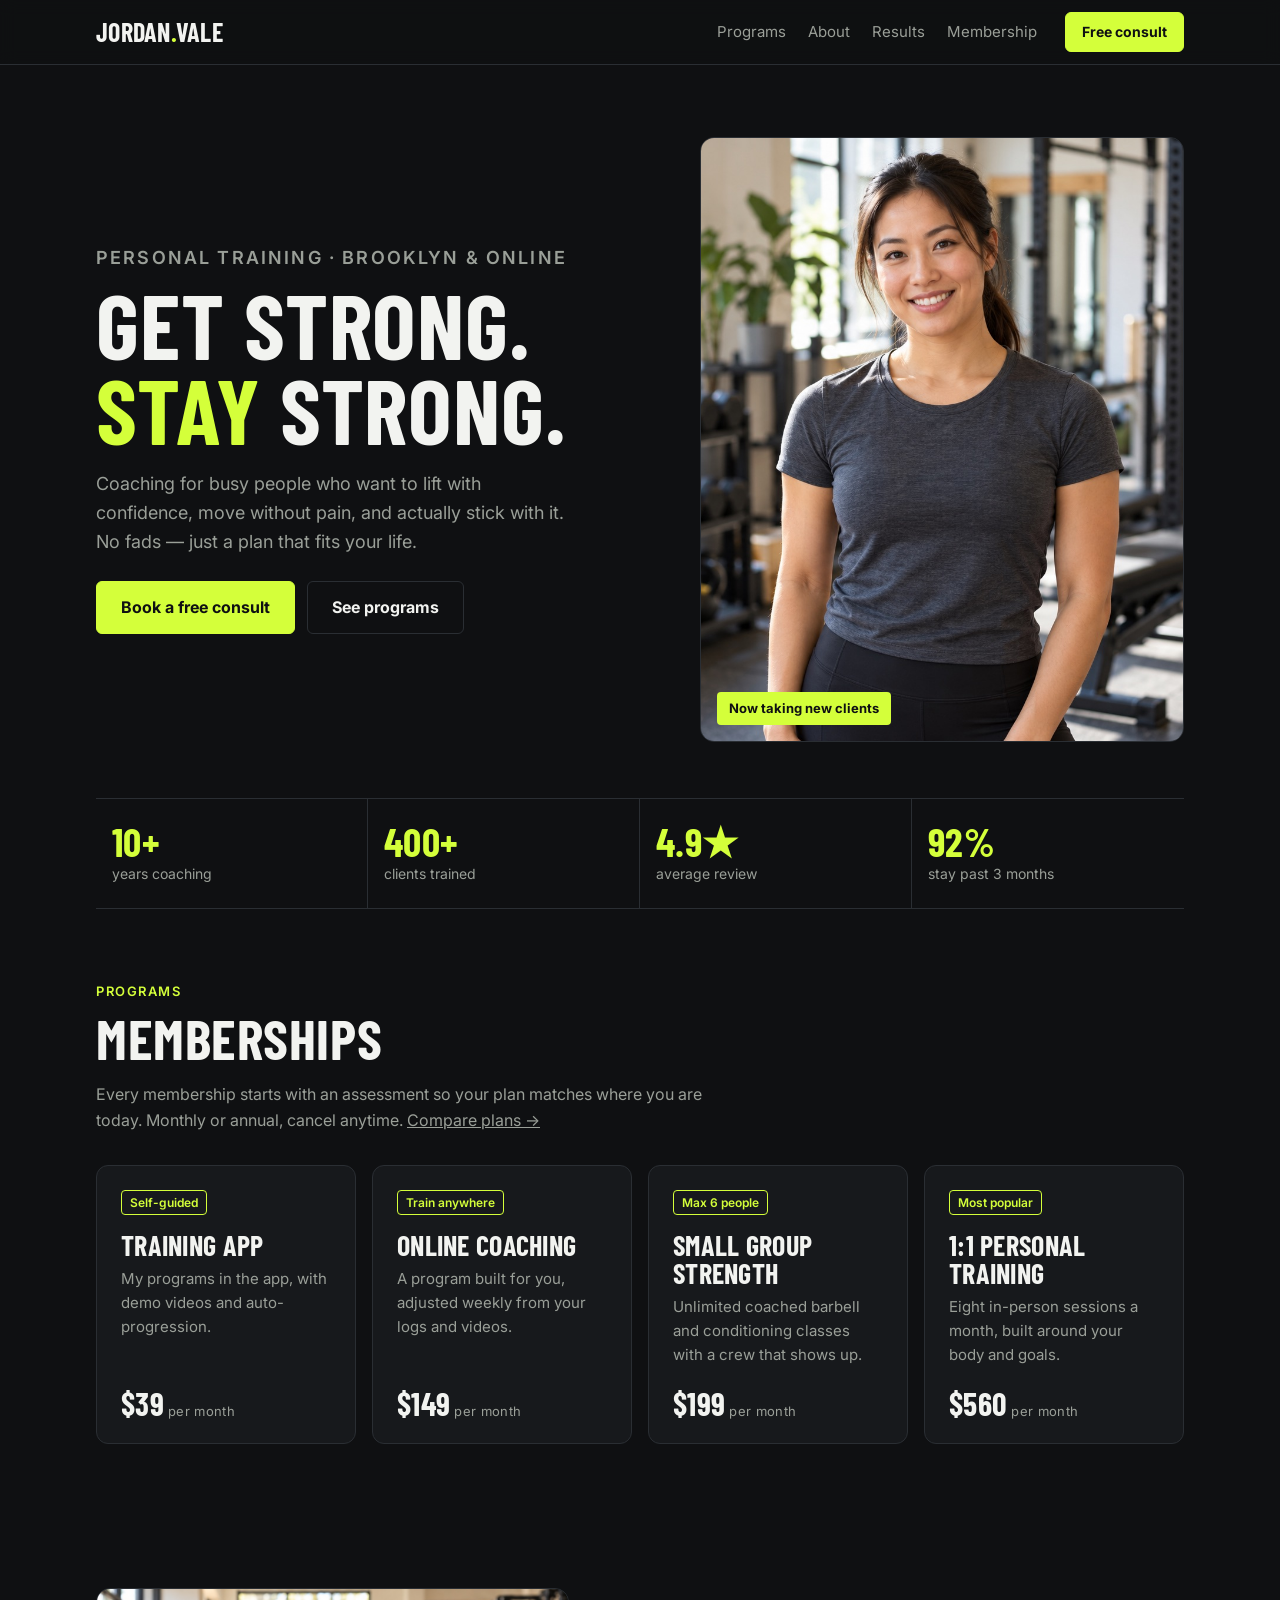
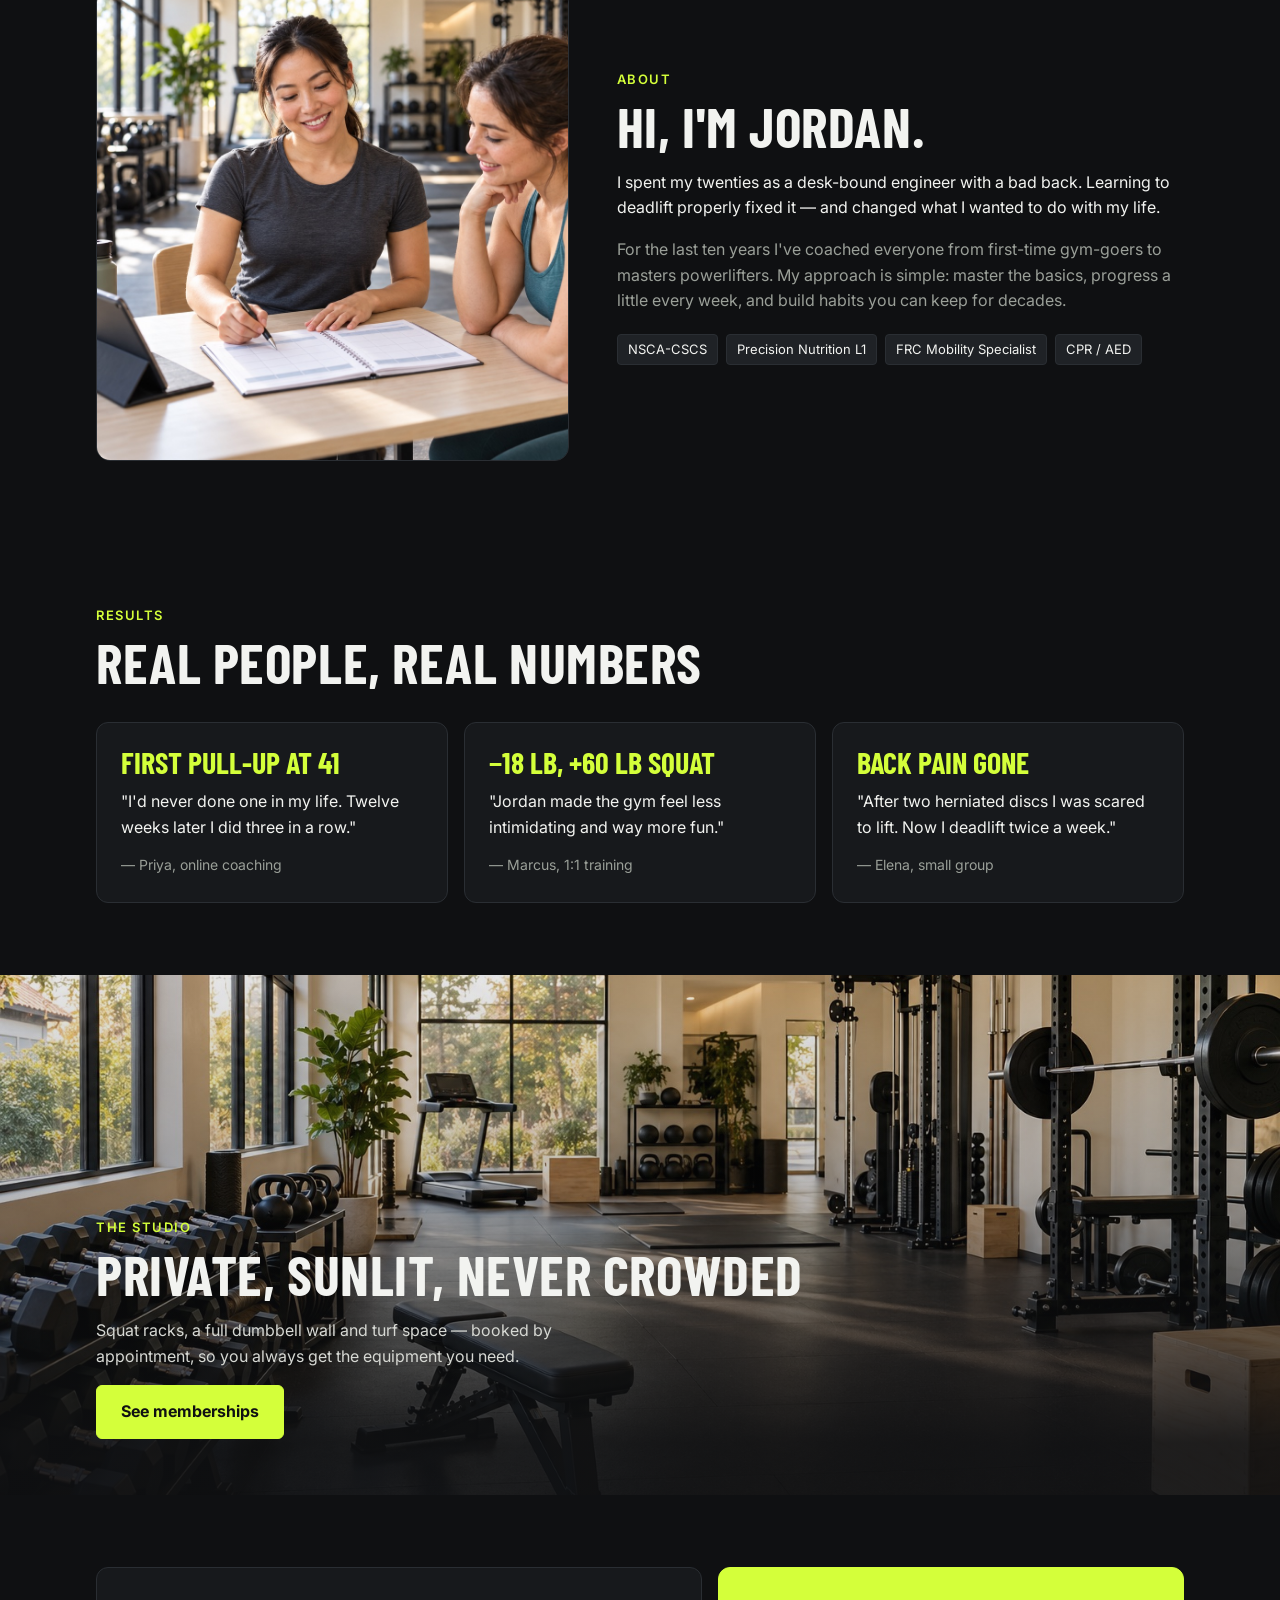
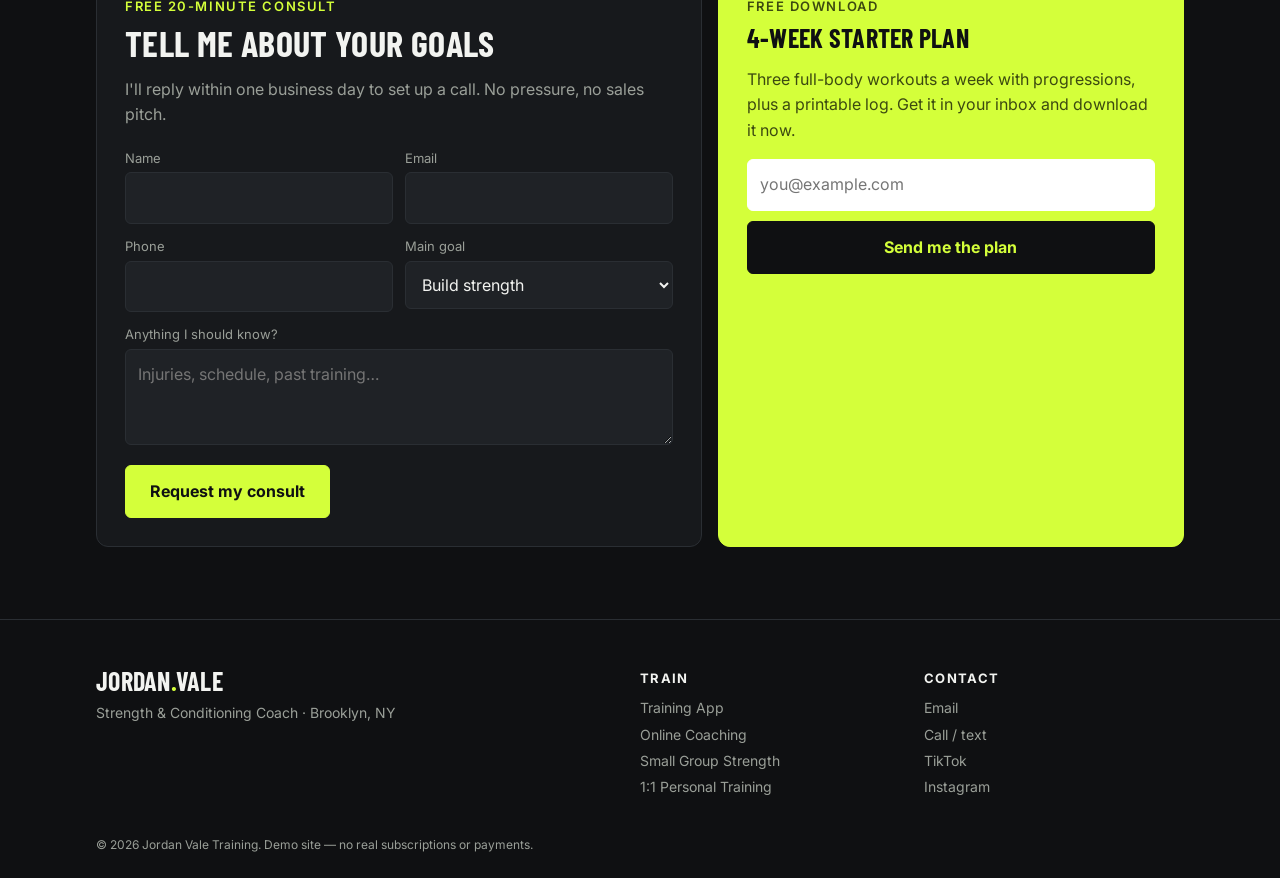
<file: index.html>
<!doctype html>
<html lang="en">
<head>
  <meta charset="utf-8">
  <meta name="viewport" content="width=device-width, initial-scale=1">
  <title>Jordan Vale — Strength &amp; Conditioning Coach, Brooklyn</title>
  <meta name="description" content="Personal training, online coaching and small group strength classes in Brooklyn, NY.">
  <link rel="preconnect" href="https://fonts.googleapis.com">
  <link rel="stylesheet" href="https://fonts.googleapis.com/css2?family=Barlow+Condensed:wght@700&family=Inter:wght@400;500;600;700&display=swap">
  <link rel="stylesheet" href="./assets/style.css">
  <script src="./assets/pixel.js"></script>
</head>
<body data-base="./">
<header id="site-header"></header>

<main>
  <div class="container hero">
    <div>
      <p class="eyebrow">Personal training · Brooklyn &amp; online</p>
      <h1>Get strong.<br><em>Stay</em> strong.</h1>
      <p>Coaching for busy people who want to lift with confidence, move without pain, and actually stick with it. No fads — just a plan that fits your life.</p>
      <div class="cta">
        <a class="btn" id="hero-consult" href="#consult">Book a free consult</a>
        <a class="btn ghost" id="hero-programs" href="#programs">See programs</a>
      </div>
    </div>
    <div class="hero-art">
      <img src="./assets/img/coach.jpg" alt="Jordan Vale smiling in the training studio" width="1536" height="1024" fetchpriority="high">
      <span class="chip">Now taking new clients</span>
    </div>
  </div>

  <div class="container">
    <div class="stats">
      <div class="stat"><b>10+</b><span>years coaching</span></div>
      <div class="stat"><b>400+</b><span>clients trained</span></div>
      <div class="stat"><b>4.9★</b><span>average review</span></div>
      <div class="stat"><b>92%</b><span>stay past 3 months</span></div>
    </div>
  </div>

  <section id="programs">
    <div class="container">
      <div class="section-head">
        <p class="eyebrow">Programs</p>
        <h2>Memberships</h2>
        <p class="muted">Every membership starts with an assessment so your plan matches where you are today. Monthly or annual, cancel anytime. <a href="./subscribe/" id="programs-compare">Compare plans →</a></p>
      </div>
      <div class="grid" id="program-grid"></div>
    </div>
  </section>

  <section id="about">
    <div class="container about">
      <div class="about-art">
        <img src="./assets/img/consult.jpg" alt="Jordan planning a training program with a client" width="1536" height="1024" loading="lazy">
      </div>
      <div>
        <p class="eyebrow">About</p>
        <h2 style="font-size:clamp(36px,5vw,56px);line-height:1;margin:0 0 16px">Hi, I'm Jordan.</h2>
        <p>I spent my twenties as a desk-bound engineer with a bad back. Learning to deadlift properly fixed it — and changed what I wanted to do with my life.</p>
        <p class="muted">For the last ten years I've coached everyone from first-time gym-goers to masters powerlifters. My approach is simple: master the basics, progress a little every week, and build habits you can keep for decades.</p>
        <ul class="creds">
          <li>NSCA-CSCS</li><li>Precision Nutrition L1</li><li>FRC Mobility Specialist</li><li>CPR / AED</li>
        </ul>
      </div>
    </div>
  </section>

  <section id="results">
    <div class="container">
      <div class="section-head">
        <p class="eyebrow">Results</p>
        <h2>Real people, real numbers</h2>
      </div>
      <div class="quotes">
        <div class="quote"><div class="win">First pull-up at 41</div><p>"I'd never done one in my life. Twelve weeks later I did three in a row."</p><cite>— Priya, online coaching</cite></div>
        <div class="quote"><div class="win">−18 lb, +60 lb squat</div><p>"Jordan made the gym feel less intimidating and way more fun."</p><cite>— Marcus, 1:1 training</cite></div>
        <div class="quote"><div class="win">Back pain gone</div><p>"After two herniated discs I was scared to lift. Now I deadlift twice a week."</p><cite>— Elena, small group</cite></div>
      </div>
    </div>
  </section>

  <section id="studio" class="studio">
    <img src="./assets/img/studio.jpg" alt="Sunlit training studio with squat racks, dumbbells and kettlebells" width="1536" height="1024" loading="lazy">
    <div class="container studio-copy">
      <p class="eyebrow">The studio</p>
      <h2>Private, sunlit, never crowded</h2>
      <p>Squat racks, a full dumbbell wall and turf space — booked by appointment, so you always get the equipment you need.</p>
      <a class="btn" id="studio-membership" href="./subscribe/">See memberships</a>
    </div>
  </section>

  <section id="consult">
    <div class="container split">
      <div class="panel">
        <p class="eyebrow">Free 20-minute consult</p>
        <h2>Tell me about your goals</h2>
        <p class="muted">I'll reply within one business day to set up a call. No pressure, no sales pitch.</p>
        <form id="consult-form">
          <div class="fields">
            <div><label for="c-name">Name</label><input id="c-name" autocomplete="name"></div>
            <div><label for="c-email">Email</label><input id="c-email" type="email" autocomplete="email"></div>
            <div><label for="c-phone">Phone</label><input id="c-phone" type="tel" autocomplete="tel"></div>
            <div><label for="c-goal">Main goal</label>
              <select id="c-goal">
                <option>Build strength</option><option>Lose fat</option><option>Move without pain</option><option>Sport performance</option><option>Not sure yet</option>
              </select>
            </div>
            <div class="full"><label for="c-msg">Anything I should know?</label><textarea id="c-msg" placeholder="Injuries, schedule, past training…"></textarea></div>
            <div class="full"><button class="btn" type="submit" id="consult-submit">Request my consult</button></div>
          </div>
        </form>
      </div>
      <div class="panel lime" id="guide">
        <p class="eyebrow" style="color:#3c4a10">Free download</p>
        <h3>4-week starter plan</h3>
        <p class="muted">Three full-body workouts a week with progressions, plus a printable log. Get it in your inbox and download it now.</p>
        <form id="guide-form" style="display:flex;flex-direction:column;gap:10px;margin-top:16px">
          <input type="email" id="guide-email" placeholder="you@example.com" aria-label="Email">
          <button class="btn" type="submit" id="guide-submit">Send me the plan</button>
        </form>
      </div>
    </div>
  </section>
</main>

<footer id="site-footer"></footer>

<script src="./assets/site.js"></script>
<script>
  document.getElementById('program-grid').innerHTML = PROGRAMS.map(function (p) {
    return '<a class="card" href="./program/?id=' + p.id + '" id="card-' + p.id + '">' +
      '<span class="tag">' + p.tag + '</span>' +
      '<h3>' + p.name + '</h3>' +
      '<p>' + p.short + '</p>' +
      '<div class="price">' + money(p.price) + '<small>' + p.unit + '</small></div></a>';
  }).join('');

  document.getElementById('hero-consult').addEventListener('click', function () {
    track('ClickButton', { description: 'hero_book_consult' });
  });

  document.getElementById('consult-form').addEventListener('submit', function (e) {
    e.preventDefault();
    var email = document.getElementById('c-email').value;
    var phone = document.getElementById('c-phone').value;
    identifyUser({ email: email, phone: phone });
    track('SubmitForm', { description: 'free_consult', content_name: document.getElementById('c-goal').value });
    this.innerHTML = '<div class="done"><h3>Got it — talk soon!</h3><p class="muted">I\'ll email you within one business day to find a time.</p></div>';
  });

  document.getElementById('guide-form').addEventListener('submit', function (e) {
    e.preventDefault();
    identifyUser({ email: document.getElementById('guide-email').value });
    track('SubmitForm', { description: 'starter_plan' });
    this.outerHTML = '<div class="done"><p><strong>Check your inbox.</strong> Or grab it right now:</p>' +
      '<a class="btn" id="guide-download" href="./assets/4-week-starter-plan.txt" download>Download the plan</a></div>';
    document.getElementById('guide-download').addEventListener('click', function () {
      track('Download', { content_id: 'starter-plan', content_name: '4-week starter plan' });
    });
  });
</script>
</body>
</html>
</file>
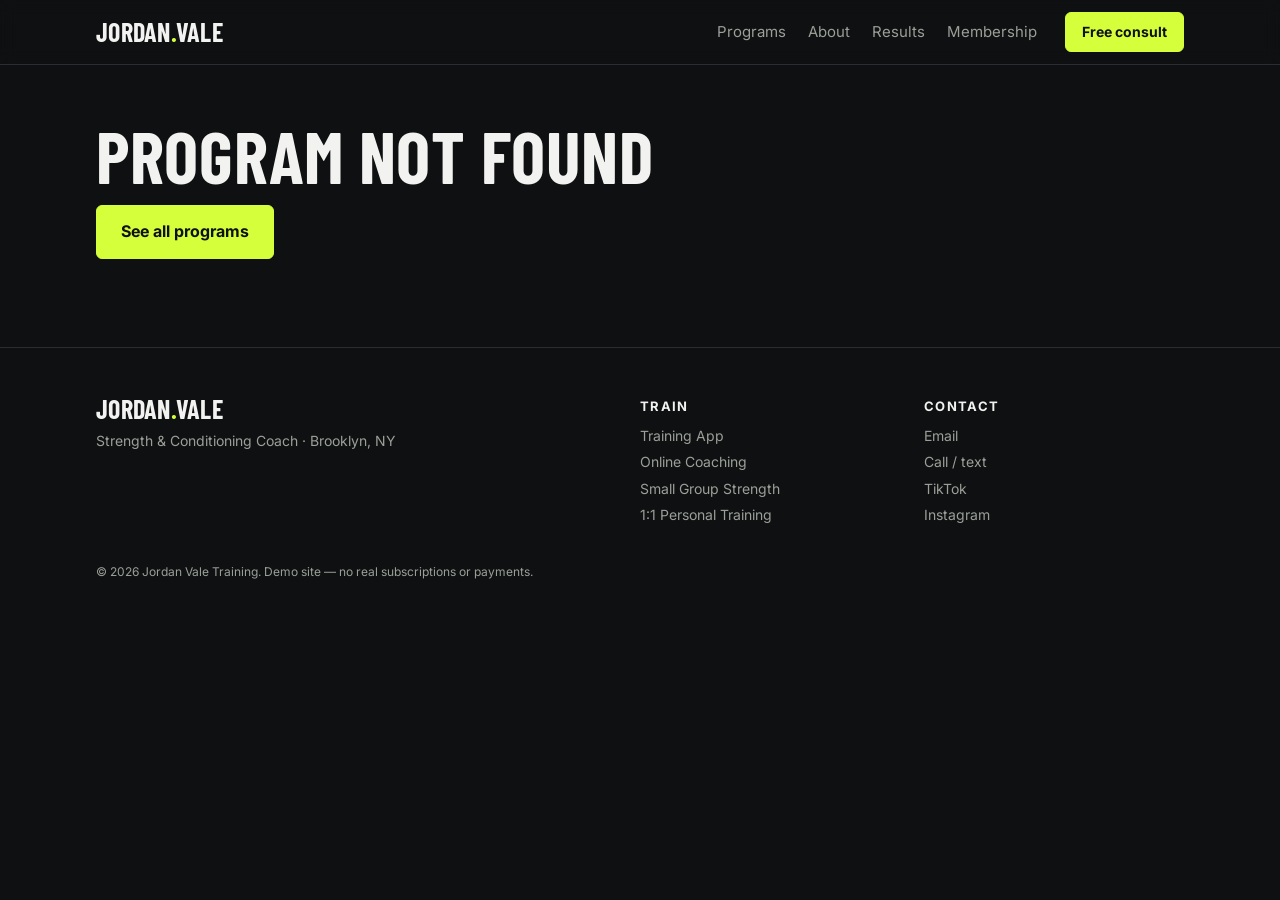
<file: program/index.html>
<!doctype html>
<html lang="en">
<head>
  <meta charset="utf-8">
  <meta name="viewport" content="width=device-width, initial-scale=1">
  <title>Program — Jordan Vale Training</title>
  <link rel="preconnect" href="https://fonts.googleapis.com">
  <link rel="stylesheet" href="https://fonts.googleapis.com/css2?family=Barlow+Condensed:wght@700&family=Inter:wght@400;500;600;700&display=swap">
  <link rel="stylesheet" href="../assets/style.css">
  <script src="../assets/pixel.js"></script>
</head>
<body data-base="../">
<header id="site-header"></header>

<main>
  <div class="container pdp" id="pdp"></div>
</main>

<footer id="site-footer"></footer>

<script src="../assets/site.js"></script>
<script>
  var p = findProgram(new URLSearchParams(location.search).get('id'));
  var el = document.getElementById('pdp');

  if (!p) {
    el.innerHTML = '<div><h1>Program not found</h1><p><a class="btn" href="../#programs">See all programs</a></p></div>';
  } else {
    document.title = p.name + ' — Jordan Vale Training';
    el.innerHTML =
      '<div>' +
      '  <p class="eyebrow">' + p.tag + '</p>' +
      '  <h1>' + p.name + '</h1>' +
      '  <p class="lead">' + p.details + '</p>' +
      '  <h3 style="font-size:24px;margin:32px 0 0">What\'s included</h3>' +
      '  <ul class="checklist">' + p.includes.map(function (i) { return '<li>' + i + '</li>'; }).join('') + '</ul>' +
      '  <p><strong>Best for:</strong> <span class="muted">' + p.best + '</span></p>' +
      '</div>' +
      '<div class="panel buy">' +
      '  <div class="muted">' + p.unit + ' · or ' + money(planPrice(p, 'annual')) + '/year</div>' +
      '  <div class="price">' + money(p.price) + '</div>' +
      '  <a class="btn block" id="subscribe-now" href="../subscribe/?plan=' + p.id + '">Subscribe</a>' +
      '  <a class="btn ghost block" style="margin-top:10px" id="ask-question" href="../#consult">Ask a question first</a>' +
      '  <button type="button" class="text-btn" id="save-program">Save for later</button>' +
      '</div>';

    track('ViewContent', pixelContents(p));

    document.getElementById('save-program').addEventListener('click', function () {
      track('AddToWishlist', pixelContents(p));
      toast('Saved ' + p.name);
    });
  }
</script>
</body>
</html>
</file>
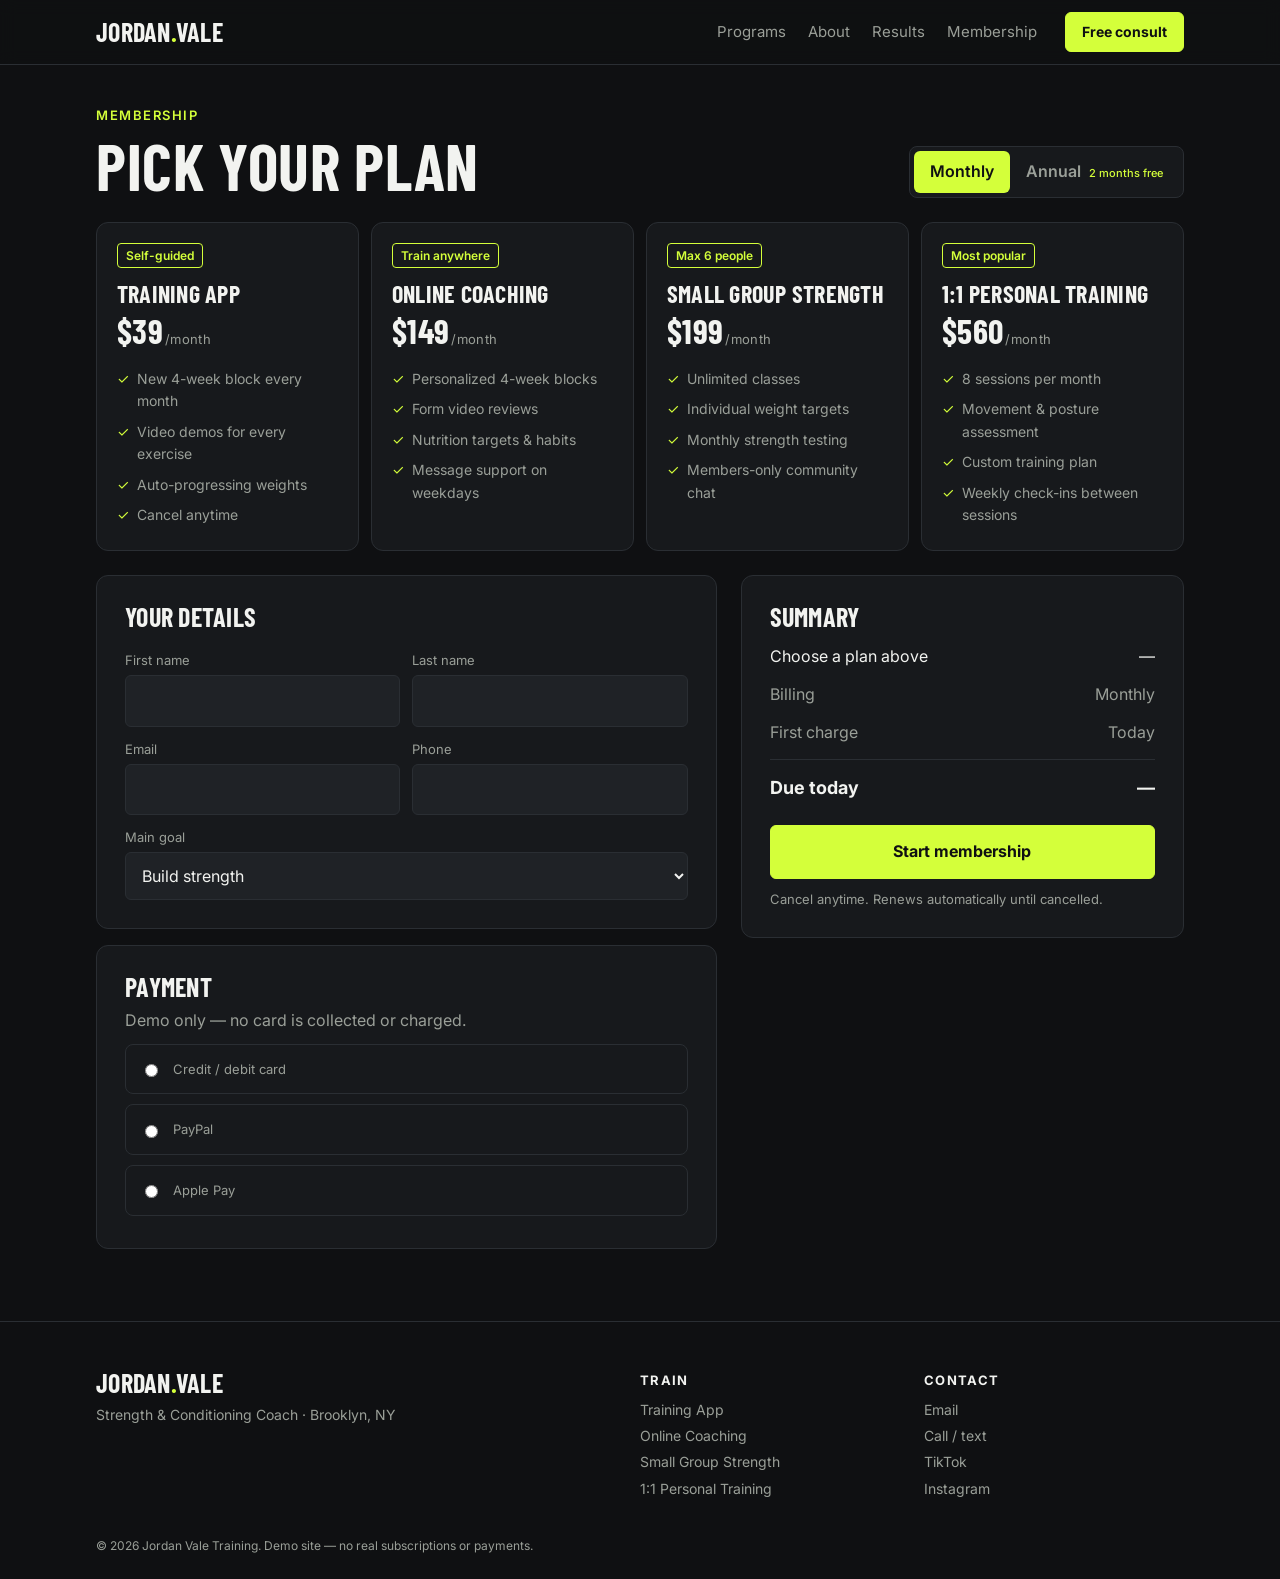
<file: subscribe/index.html>
<!doctype html>
<html lang="en">
<head>
  <meta charset="utf-8">
  <meta name="viewport" content="width=device-width, initial-scale=1">
  <title>Membership — Jordan Vale Training</title>
  <meta name="description" content="Monthly and annual training memberships: app, online coaching, small group and 1:1.">
  <link rel="preconnect" href="https://fonts.googleapis.com">
  <link rel="stylesheet" href="https://fonts.googleapis.com/css2?family=Barlow+Condensed:wght@700&family=Inter:wght@400;500;600;700&display=swap">
  <link rel="stylesheet" href="../assets/style.css">
  <script src="../assets/pixel.js"></script>
</head>
<body data-base="../">
<header id="site-header"></header>

<main class="container">
  <div class="sub-head">
    <div>
      <p class="eyebrow" style="margin-top:40px">Membership</p>
      <h1 class="page-title" style="margin-top:0">Pick your plan</h1>
    </div>
    <div class="billing" role="group" aria-label="Billing period">
      <button type="button" id="billing-monthly" data-billing="monthly" aria-pressed="true">Monthly</button>
      <button type="button" id="billing-annual" data-billing="annual" aria-pressed="false">Annual <small>2 months free</small></button>
    </div>
  </div>

  <div class="plans" id="plans"></div>

  <form class="two-col" id="subscribe-form" style="margin-top:24px">
    <div>
      <div class="panel"><h3>Your details</h3><div class="fields">
        <div><label for="s-first">First name</label><input id="s-first" autocomplete="given-name"></div>
        <div><label for="s-last">Last name</label><input id="s-last" autocomplete="family-name"></div>
        <div><label for="s-email">Email</label><input id="s-email" type="email" autocomplete="email"></div>
        <div><label for="s-phone">Phone</label><input id="s-phone" type="tel" autocomplete="tel"></div>
        <div class="full"><label for="s-goal">Main goal</label>
          <select id="s-goal"><option>Build strength</option><option>Lose fat</option><option>Move without pain</option><option>Sport performance</option></select>
        </div>
      </div></div>
      <div class="panel"><h3>Payment</h3><p class="muted" style="margin:0">Demo only — no card is collected or charged.</p>
        <label class="pay-option"><input type="radio" name="pay" value="card" id="pay-card"> Credit / debit card</label>
        <label class="pay-option"><input type="radio" name="pay" value="paypal" id="pay-paypal"> PayPal</label>
        <label class="pay-option"><input type="radio" name="pay" value="apple_pay" id="pay-apple"> Apple Pay</label>
      </div>
    </div>
    <div class="panel">
      <h3>Summary</h3>
      <div class="sum-row"><span id="sum-plan">Choose a plan above</span><span id="sum-price">—</span></div>
      <div class="sum-row muted"><span>Billing</span><span id="sum-billing">Monthly</span></div>
      <div class="sum-row muted"><span>First charge</span><span>Today</span></div>
      <div class="sum-row total"><span>Due today</span><span id="sum-total">—</span></div>
      <button class="btn block" type="submit" id="start-subscription" style="margin-top:16px">Start membership</button>
      <p class="muted" style="font-size:13px;margin:10px 0 0">Cancel anytime. Renews automatically until cancelled.</p>
      <p class="muted" id="sub-error" style="font-size:14px;margin:10px 0 0;color:#ff8a80" hidden></p>
    </div>
  </form>
</main>

<footer id="site-footer"></footer>

<script src="../assets/site.js"></script>
<script>
  var billing = 'monthly';
  var selected = findProgram(new URLSearchParams(location.search).get('plan')) || null;

  function renderPlans() {
    document.getElementById('plans').innerHTML = PROGRAMS.map(function (p) {
      var price = planPrice(p, billing);
      return '<button type="button" class="plan" id="plan-' + p.id + '" data-id="' + p.id + '" aria-pressed="' + (selected === p) + '">' +
        '<span class="tag">' + p.tag + '</span>' +
        '<h3>' + p.name + '</h3>' +
        '<div class="price">' + money(price) + '<small>/' + (billing === 'annual' ? 'year' : 'month') + '</small></div>' +
        '<ul>' + p.includes.map(function (i) { return '<li>' + i + '</li>'; }).join('') + '</ul>' +
        '</button>';
    }).join('');
  }

  function renderSummary() {
    document.getElementById('sum-billing').textContent = billing === 'annual' ? 'Annual' : 'Monthly';
    if (!selected) return;
    var price = money(planPrice(selected, billing));
    document.getElementById('sum-plan').textContent = selected.name;
    document.getElementById('sum-price').textContent = price;
    document.getElementById('sum-total').textContent = price;
  }

  renderPlans();
  renderSummary();
  track('ViewContent', selected ? pixelContents(selected, billing) : { content_type: 'product', content_name: 'membership' });

  document.getElementById('plans').addEventListener('click', function (e) {
    var b = e.target.closest('.plan');
    if (!b) return;
    selected = findProgram(b.dataset.id);
    renderPlans();
    renderSummary();
  });

  Array.prototype.forEach.call(document.querySelectorAll('.billing button'), function (b) {
    b.addEventListener('click', function () {
      billing = b.dataset.billing;
      Array.prototype.forEach.call(document.querySelectorAll('.billing button'), function (x) { x.setAttribute('aria-pressed', String(x === b)); });
      renderPlans();
      renderSummary();
    });
  });

  document.getElementById('subscribe-form').addEventListener('submit', async function (e) {
    e.preventDefault();
    var err = document.getElementById('sub-error');
    if (!selected) {
      err.textContent = 'Choose a plan above.';
      err.hidden = false;
      document.getElementById('plans').scrollIntoView({ behavior: 'smooth' });
      return;
    }
    var email = document.getElementById('s-email').value;
    await identifyUser({ email: email, phone: document.getElementById('s-phone').value });
    var price = planPrice(selected, billing);
    track('Subscribe', pixelContents(selected, billing));

    var sub = {
      number: 'JV-' + Math.floor(100000 + Math.random() * 900000),
      plan: selected.name, billing: billing, email: email, total: price,
      firstName: document.getElementById('s-first').value
    };
    try { localStorage.setItem('cs_last_subscription', JSON.stringify(sub)); } catch (e2) {}
    location.href = '../thank-you/';
  });
</script>
</body>
</html>
</file>
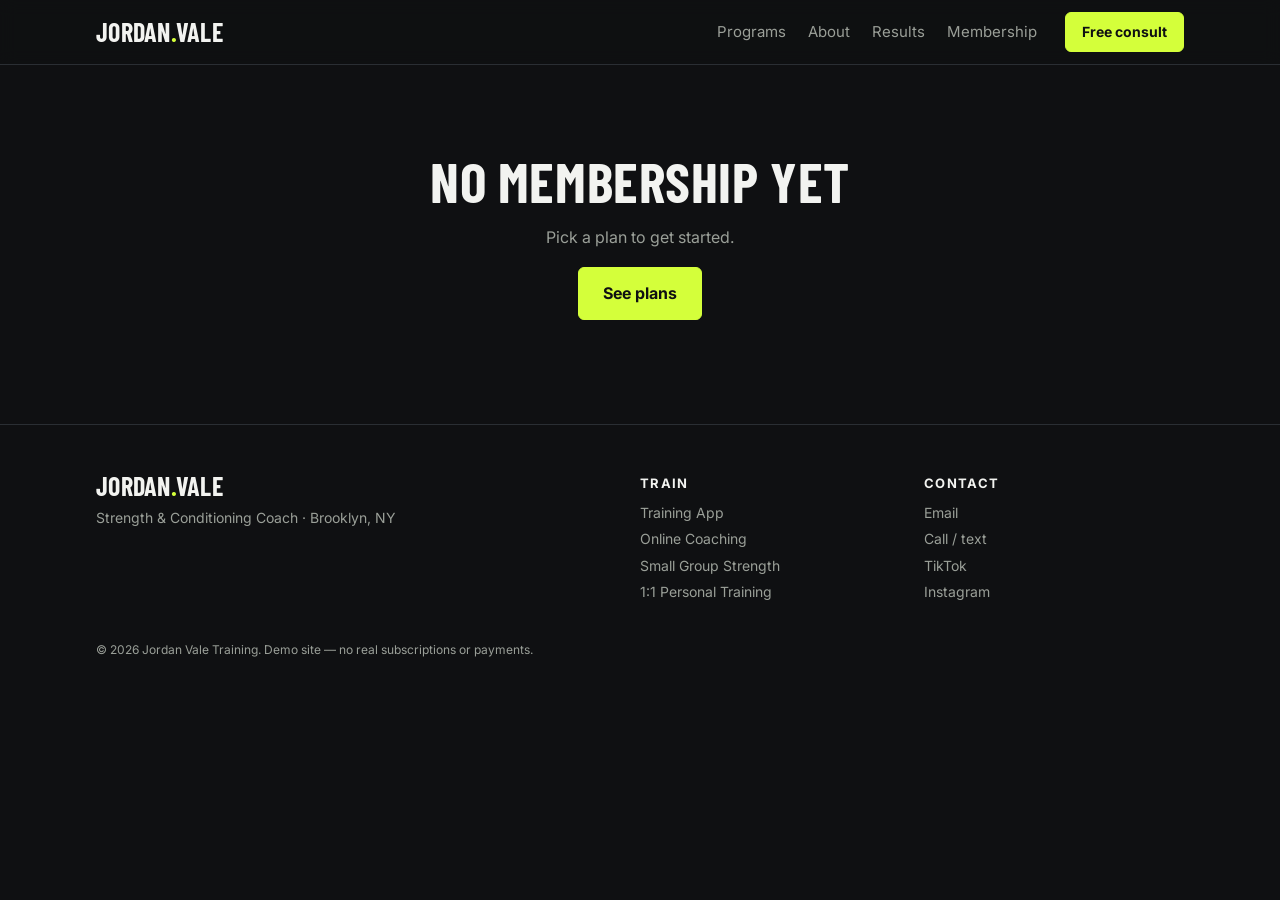
<file: thank-you/index.html>
<!doctype html>
<html lang="en">
<head>
  <meta charset="utf-8">
  <meta name="viewport" content="width=device-width, initial-scale=1">
  <title>Welcome — Jordan Vale Training</title>
  <link rel="preconnect" href="https://fonts.googleapis.com">
  <link rel="stylesheet" href="https://fonts.googleapis.com/css2?family=Barlow+Condensed:wght@700&family=Inter:wght@400;500;600;700&display=swap">
  <link rel="stylesheet" href="../assets/style.css">
  <script src="../assets/pixel.js"></script>
</head>
<body data-base="../">
<header id="site-header"></header>

<main>
  <div class="confirm" id="confirm"></div>
</main>

<footer id="site-footer"></footer>

<script src="../assets/site.js"></script>
<script>
  var sub = null;
  try { sub = JSON.parse(localStorage.getItem('cs_last_subscription') || 'null'); } catch (e) {}
  var el = document.getElementById('confirm');

  if (!sub) {
    el.innerHTML = '<h1>No membership yet</h1><p class="muted">Pick a plan to get started.</p><p><a class="btn" href="../subscribe/">See plans</a></p>';
  } else {
    el.innerHTML =
      '<div class="check">✓</div>' +
      '<h1>Welcome aboard<span id="b-name"></span>!</h1>' +
      '<p class="muted">Membership <strong id="b-number"></strong> · <span id="b-program"></span> · ' + money(sub.total) + '/' + (sub.billing === 'annual' ? 'year' : 'month') + '</p>' +
      '<p><span id="b-email-line" hidden>A receipt and your onboarding questionnaire are on their way to <span id="b-email"></span>. </span>I\'ll reach out within one business day to schedule your assessment.</p>' +
      '<p><a class="btn ghost" href="../">Back to home</a></p>';
    if (sub.firstName) document.getElementById('b-name').textContent = ', ' + sub.firstName;
    document.getElementById('b-number').textContent = sub.number;
    document.getElementById('b-program').textContent = sub.plan;
    if (sub.email) {
      document.getElementById('b-email').textContent = sub.email;
      document.getElementById('b-email-line').hidden = false;
    }
  }
</script>
</body>
</html>
</file>
<file: assets/style.css>
:root {
  --bg: #0f1012; --surface: #17191c; --surface-2: #1f2226; --ink: #f2f3f0; --muted: #9a9f98;
  --line: #2a2e33; --accent: #d4ff3a; --accent-ink: #0f1012;
}
* { box-sizing: border-box; }
html { scroll-behavior: smooth; }
body {
  margin: 0; background: var(--bg); color: var(--ink);
  font: 16px/1.6 Inter, -apple-system, BlinkMacSystemFont, "Segoe UI", sans-serif;
}
a { color: inherit; }
h1, h2, h3, .logo, .stat b, .price {
  font-family: "Barlow Condensed", Impact, sans-serif; font-weight: 700; text-transform: uppercase; letter-spacing: .01em;
}
.container { max-width: 1120px; margin: 0 auto; padding: 0 16px; }
.muted { color: var(--muted); }
.eyebrow { color: var(--accent); font-size: 13px; font-weight: 600; letter-spacing: .12em; text-transform: uppercase; margin: 0 0 8px; }

/* header */
#site-header { background: rgba(15,16,18,.88); backdrop-filter: blur(8px); border-bottom: 1px solid var(--line); position: sticky; top: 0; z-index: 10; }
.nav { display: flex; align-items: center; gap: 28px; height: 64px; }
.logo { font-size: 26px; text-decoration: none; white-space: nowrap; line-height: 1; }
.logo span { color: var(--accent); }
.links { display: flex; gap: 22px; margin-left: auto; }
.links a { text-decoration: none; font-size: 15px; color: var(--muted); }
.links a:hover { color: var(--ink); }
@media (max-width: 760px) { .links { display: none; } .nav .btn { margin-left: auto; } }

/* buttons & forms */
.btn {
  display: inline-block; padding: 13px 24px; border-radius: 6px; border: 1px solid var(--accent);
  background: var(--accent); color: var(--accent-ink); font: inherit; font-weight: 700; cursor: pointer; text-decoration: none;
}
.btn:hover { filter: brightness(1.08); }
.btn.ghost { background: transparent; color: var(--ink); border-color: var(--line); }
.btn.ghost:hover { border-color: var(--ink); }
.btn.small { padding: 8px 16px; font-size: 14px; }
.btn.block { width: 100%; text-align: center; }
.btn:disabled { opacity: .5; cursor: not-allowed; }
label { display: block; font-size: 13px; color: var(--muted); margin-bottom: 4px; }
input, select, textarea {
  width: 100%; padding: 12px; border: 1px solid var(--line); border-radius: 6px;
  background: var(--surface-2); color: var(--ink); font: inherit;
}
textarea { min-height: 96px; resize: vertical; }
input:focus, select:focus, textarea:focus { outline: 2px solid var(--accent); outline-offset: -1px; }

/* hero */
.hero { display: grid; grid-template-columns: 1.15fr 1fr; gap: 48px; align-items: center; padding: 72px 16px 56px; }
.hero h1 { font-size: clamp(48px, 7.5vw, 92px); line-height: .92; margin: 0 0 20px; }
.hero h1 em { font-style: normal; color: var(--accent); }
.hero p { color: var(--muted); font-size: 18px; max-width: 480px; }
.hero .cta { display: flex; gap: 12px; flex-wrap: wrap; margin-top: 24px; }
.hero-art { position: relative; aspect-ratio: 4 / 5; border-radius: 14px; overflow: hidden; background: var(--surface); border: 1px solid var(--line); }
.hero-art img { position: absolute; inset: 0; width: 100%; height: 100%; object-fit: cover; object-position: 45% 30%; }
.hero-art .chip { position: absolute; left: 16px; bottom: 16px; background: var(--accent); color: var(--accent-ink); font-weight: 700; font-size: 13px; padding: 6px 12px; border-radius: 4px; }
@media (max-width: 760px) { .hero { grid-template-columns: 1fr; padding: 40px 16px; } .hero-art { aspect-ratio: 4 / 3; } }

.stats { display: grid; grid-template-columns: repeat(4, 1fr); border-top: 1px solid var(--line); border-bottom: 1px solid var(--line); }
.stat { padding: 22px 16px; border-right: 1px solid var(--line); }
.stat:last-child { border-right: 0; }
.stat b { display: block; font-size: 40px; line-height: 1; color: var(--accent); }
.stat span { color: var(--muted); font-size: 14px; }
@media (max-width: 760px) { .stats { grid-template-columns: 1fr 1fr; } .stat:nth-child(2) { border-right: 0; } .stat:nth-child(-n+2) { border-bottom: 1px solid var(--line); } }

/* sections */
section { padding: 72px 0; }
.section-head { margin-bottom: 32px; max-width: 640px; }
.section-head h2 { font-size: clamp(36px, 5vw, 56px); line-height: 1; margin: 0 0 10px; }

/* programs */
.grid { display: grid; grid-template-columns: repeat(auto-fill, minmax(240px, 1fr)); gap: 16px; }
.card {
  display: flex; flex-direction: column; text-decoration: none; background: var(--surface);
  border: 1px solid var(--line); border-radius: 12px; padding: 24px; transition: border-color .2s, transform .2s;
}
.card:hover { border-color: var(--accent); transform: translateY(-3px); }
.card .tag { align-self: flex-start; font-size: 12px; font-weight: 600; color: var(--accent); border: 1px solid currentColor; border-radius: 4px; padding: 2px 8px; }
.card h3 { font-size: 28px; line-height: 1; margin: 16px 0 8px; }
.card p { color: var(--muted); font-size: 15px; margin: 0 0 20px; flex: 1; }
.card .price { font-size: 32px; line-height: 1; }
.card .price small { font-family: Inter, sans-serif; font-size: 13px; color: var(--muted); text-transform: none; font-weight: 400; margin-left: 4px; }

/* about */
.about { display: grid; grid-template-columns: 1fr 1.2fr; gap: 48px; align-items: center; }
.about-art { position: relative; aspect-ratio: 1; border-radius: 14px; overflow: hidden; background: var(--surface); border: 1px solid var(--line); }
.about-art img { position: absolute; inset: 0; width: 100%; height: 100%; object-fit: cover; object-position: 40% center; }
.creds { display: flex; flex-wrap: wrap; gap: 8px; margin-top: 20px; padding: 0; list-style: none; }
.creds li { background: var(--surface-2); border: 1px solid var(--line); border-radius: 4px; padding: 4px 10px; font-size: 13px; }
@media (max-width: 760px) { .about { grid-template-columns: 1fr; gap: 24px; } }

/* results */
.quotes { display: grid; grid-template-columns: repeat(3, 1fr); gap: 16px; }
.quote { background: var(--surface); border: 1px solid var(--line); border-radius: 12px; padding: 24px; }
.quote .win { font-family: "Barlow Condensed", sans-serif; font-weight: 700; font-size: 30px; line-height: 1; color: var(--accent); text-transform: uppercase; }
.quote p { margin: 12px 0; }
.quote cite { color: var(--muted); font-style: normal; font-size: 14px; }
@media (max-width: 760px) { .quotes { grid-template-columns: 1fr; } }

/* studio band */
.studio { position: relative; padding: 0; min-height: 520px; display: flex; align-items: flex-end; overflow: hidden; }
.studio img { position: absolute; inset: 0; width: 100%; height: 100%; object-fit: cover; }
.studio::after { content: ""; position: absolute; inset: 0; background: linear-gradient(to top, rgba(15,16,18,.92) 10%, rgba(15,16,18,.25) 60%, rgba(15,16,18,.1)); }
.studio-copy { position: relative; z-index: 1; padding-top: 72px; padding-bottom: 56px; width: 100%; }
.studio-copy h2 { font-size: clamp(36px, 5vw, 56px); line-height: 1; margin: 0 0 12px; }
.studio-copy p:not(.eyebrow) { max-width: 520px; color: #d6d8d3; }
@media (max-width: 760px) { .studio { min-height: 440px; } }

/* consult + guide */
.split { display: grid; grid-template-columns: 1.3fr 1fr; gap: 16px; }
@media (max-width: 760px) { .split { grid-template-columns: 1fr; } }
.panel { background: var(--surface); border: 1px solid var(--line); border-radius: 12px; padding: 28px; }
.panel h2 { font-size: 36px; line-height: 1; margin: 0 0 8px; }
.panel h3 { font-size: 26px; line-height: 1; margin: 0 0 8px; }
.panel.lime { background: var(--accent); color: var(--accent-ink); border-color: var(--accent); }
.panel.lime .muted { color: #3c4a10; }
.panel.lime input { background: #fff; color: #111; border-color: #fff; }
.panel.lime .btn { background: var(--accent-ink); color: var(--accent); border-color: var(--accent-ink); }
.fields { display: grid; grid-template-columns: 1fr 1fr; gap: 12px; margin-top: 20px; }
.fields .full { grid-column: 1 / -1; }
@media (max-width: 560px) { .fields { grid-template-columns: 1fr; } }
.done { padding: 16px 0 0; }
.done a { font-weight: 700; }

/* program page */
.pdp { display: grid; grid-template-columns: 1.2fr 1fr; gap: 40px; padding: 48px 16px 72px; align-items: start; }
.pdp h1 { font-size: clamp(44px, 6vw, 72px); line-height: .95; margin: 8px 0 16px; }
.pdp .lead { font-size: 18px; color: var(--muted); }
.checklist { list-style: none; padding: 0; margin: 24px 0; }
.checklist li { padding: 10px 0 10px 30px; border-bottom: 1px solid var(--line); position: relative; }
.checklist li::before { content: "✓"; position: absolute; left: 4px; color: var(--accent); font-weight: 700; }
.buy .price { font-size: 56px; line-height: 1; margin: 4px 0; }
.buy .btn { margin-top: 20px; }
.buy .text-btn { display: block; margin: 14px auto 0; background: none; border: 0; color: var(--muted); font: inherit; text-decoration: underline; cursor: pointer; }
@media (max-width: 760px) { .pdp { grid-template-columns: 1fr; } }

/* subscribe */
.page-title { font-size: clamp(40px, 6vw, 64px); line-height: 1; margin: 40px 0 24px; }
.two-col { display: grid; grid-template-columns: 1.4fr 1fr; gap: 24px; align-items: start; padding-bottom: 72px; }
.two-col .panel + .panel { margin-top: 16px; }
@media (max-width: 760px) { .two-col { grid-template-columns: 1fr; } }
.sub-head { display: flex; justify-content: space-between; align-items: flex-end; gap: 16px; flex-wrap: wrap; }
.sub-head .page-title { margin-bottom: 24px; }
.billing { display: inline-flex; background: var(--surface); border: 1px solid var(--line); border-radius: 8px; padding: 4px; margin-bottom: 24px; }
.billing button { background: none; border: 0; color: var(--muted); font: inherit; font-weight: 600; padding: 8px 16px; border-radius: 6px; cursor: pointer; }
.billing button small { font-weight: 500; font-size: 11px; margin-left: 4px; color: var(--accent); }
.billing button[aria-pressed="true"] { background: var(--accent); color: var(--accent-ink); }
.billing button[aria-pressed="true"] small { color: var(--accent-ink); }
.plans { display: grid; grid-template-columns: repeat(4, 1fr); gap: 12px; }
@media (max-width: 960px) { .plans { grid-template-columns: 1fr 1fr; } }
@media (max-width: 520px) { .plans { grid-template-columns: 1fr; } }
.plan {
  display: flex; flex-direction: column; text-align: left; font: inherit; color: var(--ink); cursor: pointer;
  background: var(--surface); border: 1px solid var(--line); border-radius: 12px; padding: 20px; transition: border-color .2s;
}
.plan:hover { border-color: var(--muted); }
.plan[aria-pressed="true"] { border-color: var(--accent); box-shadow: inset 0 0 0 1px var(--accent); }
.plan .tag { align-self: flex-start; font-size: 12px; font-weight: 600; color: var(--accent); border: 1px solid currentColor; border-radius: 4px; padding: 2px 8px; }
.plan h3 { font-size: 24px; line-height: 1; margin: 14px 0 8px; }
.plan .price { font-size: 34px; line-height: 1; }
.plan .price small { font-family: Inter, sans-serif; font-size: 13px; color: var(--muted); text-transform: none; font-weight: 400; margin-left: 2px; }
.plan ul { list-style: none; padding: 0; margin: 16px 0 0; font-size: 14px; color: var(--muted); }
.plan li { padding: 4px 0 4px 20px; position: relative; }
.plan li::before { content: "✓"; position: absolute; left: 0; color: var(--accent); }
.pay-option { display: flex; gap: 12px; align-items: center; padding: 14px; border: 1px solid var(--line); border-radius: 8px; margin-top: 10px; cursor: pointer; }
.pay-option input { width: auto; accent-color: var(--accent); }
.pay-option:has(input:checked) { border-color: var(--accent); }
.sum-row { display: flex; justify-content: space-between; padding: 6px 0; }
.sum-row.total { font-weight: 700; font-size: 18px; border-top: 1px solid var(--line); margin-top: 8px; padding-top: 14px; }

/* thank you */
.confirm { text-align: center; max-width: 580px; margin: 0 auto; padding: 88px 16px; }
.confirm .check { width: 64px; height: 64px; border-radius: 50%; background: var(--accent); color: var(--accent-ink); font-size: 32px; font-weight: 700; line-height: 64px; margin: 0 auto 20px; }
.confirm h1 { font-size: 56px; line-height: 1; margin: 0 0 12px; }

/* footer */
#site-footer { border-top: 1px solid var(--line); padding: 48px 0 24px; font-size: 14px; }
.footer-grid { display: grid; grid-template-columns: 2fr 1fr 1fr; gap: 24px; }
.footer-grid h4 { margin: 0 0 8px; font-size: 13px; text-transform: uppercase; letter-spacing: .1em; }
.footer-grid a { display: block; color: var(--muted); text-decoration: none; margin-bottom: 4px; }
.footer-grid a:hover { color: var(--accent); }
.footer-grid p { color: var(--muted); margin: 8px 0 0; }
.fine { color: var(--muted); font-size: 12px; margin-top: 32px; }
@media (max-width: 760px) { .footer-grid { grid-template-columns: 1fr 1fr; } .footer-grid > div:first-child { grid-column: 1 / -1; } }

/* toast */
.toast {
  position: fixed; left: 50%; bottom: 24px; transform: translate(-50%, 20px); opacity: 0;
  background: var(--ink); color: var(--bg); padding: 12px 18px; border-radius: 8px; transition: all .25s; z-index: 30; font-weight: 500;
}
.toast.show { opacity: 1; transform: translate(-50%, 0); }

/* debug panel (?debug=1) */
.cs-debug {
  position: fixed; right: 12px; bottom: 12px; width: min(420px, calc(100vw - 24px)); z-index: 40;
  background: #000; color: #e6e8e3; border: 1px solid var(--line); border-radius: 10px; box-shadow: 0 8px 30px rgba(0,0,0,.5);
  font: 12px/1.5 ui-monospace, Menlo, monospace;
}
.cs-debug-head { display: flex; gap: 8px; align-items: center; padding: 8px 12px; border-bottom: 1px solid var(--line); }
.cs-debug-head code { color: var(--accent); }
.cs-debug-head span { color: var(--muted); }
.cs-debug-head button { margin-left: auto; background: none; border: 0; color: #e6e8e3; cursor: pointer; font-size: 16px; }
#cs-debug-log { max-height: 220px; overflow: auto; padding: 8px 12px; word-break: break-all; }
#cs-debug-log .err { color: #ff8a80; }
#cs-debug-log .muted { color: var(--muted); }
.cs-debug.collapsed #cs-debug-log { display: none; }
</file>
